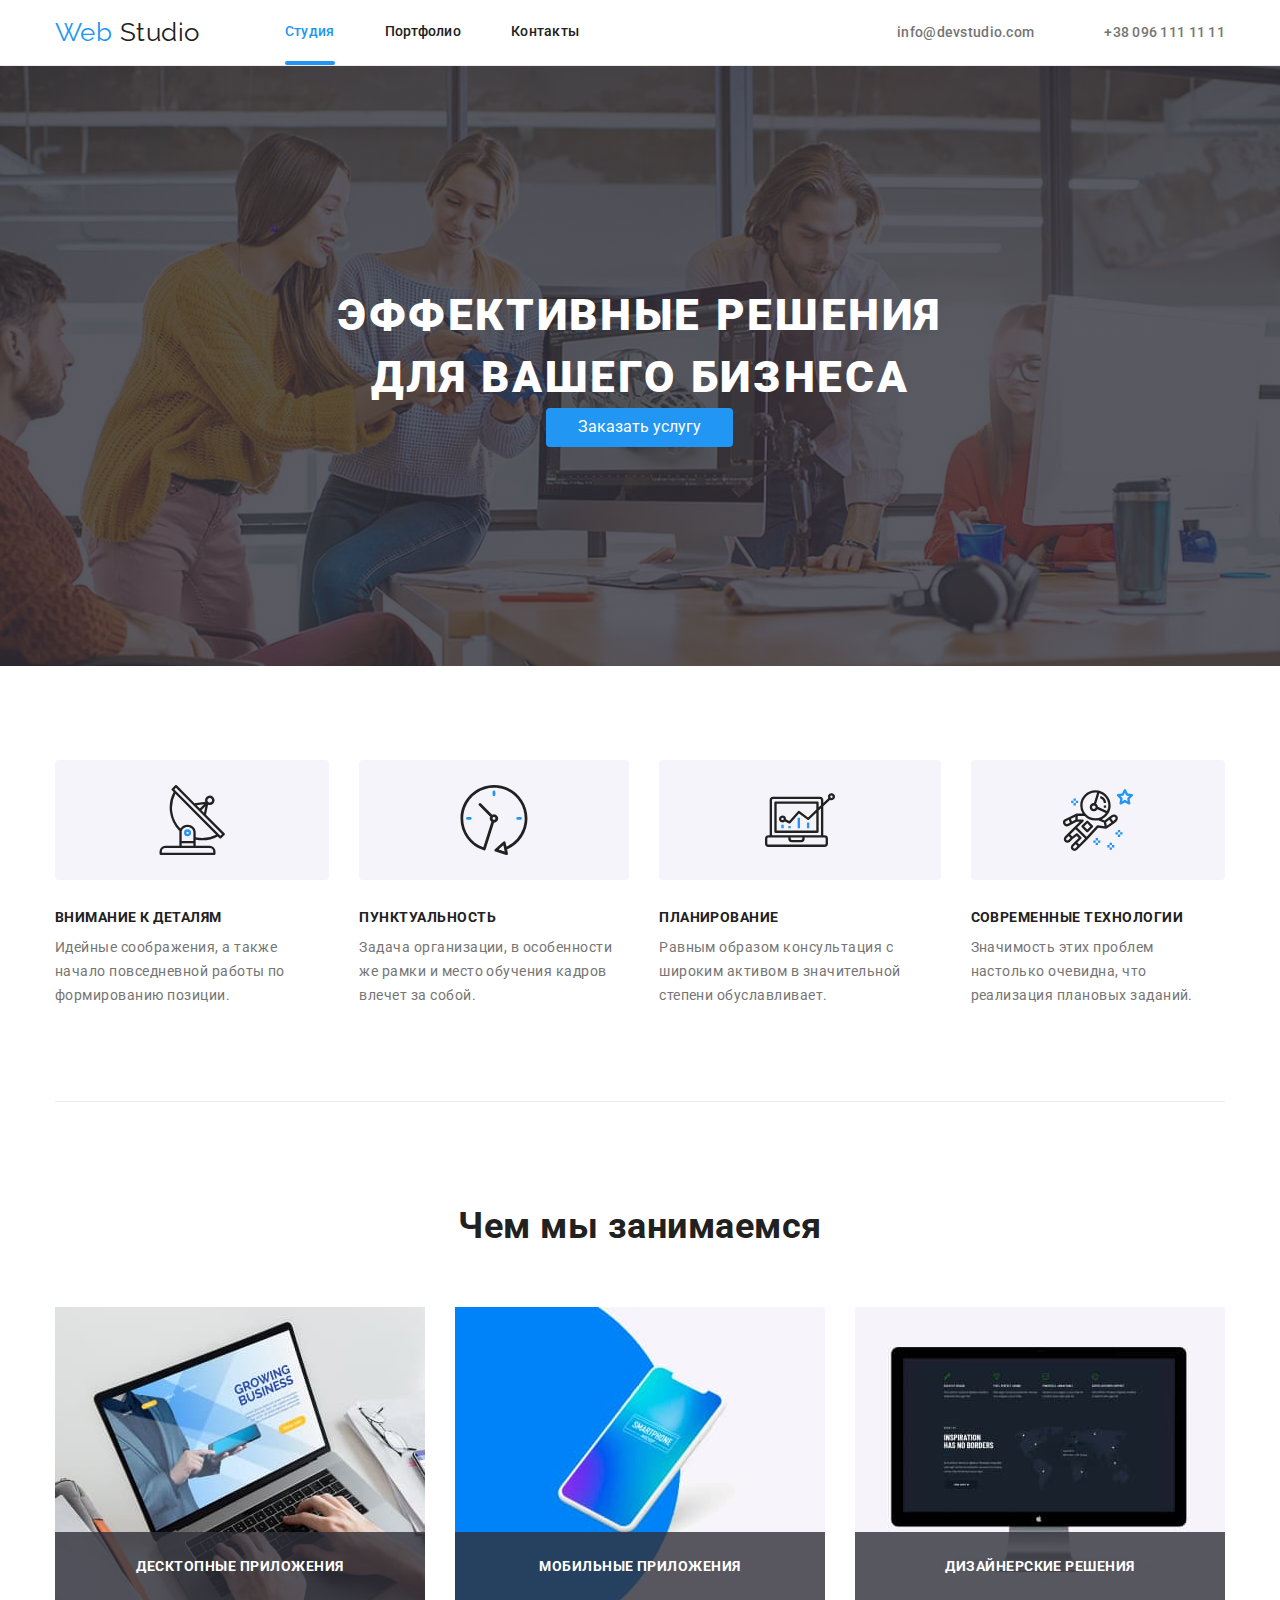
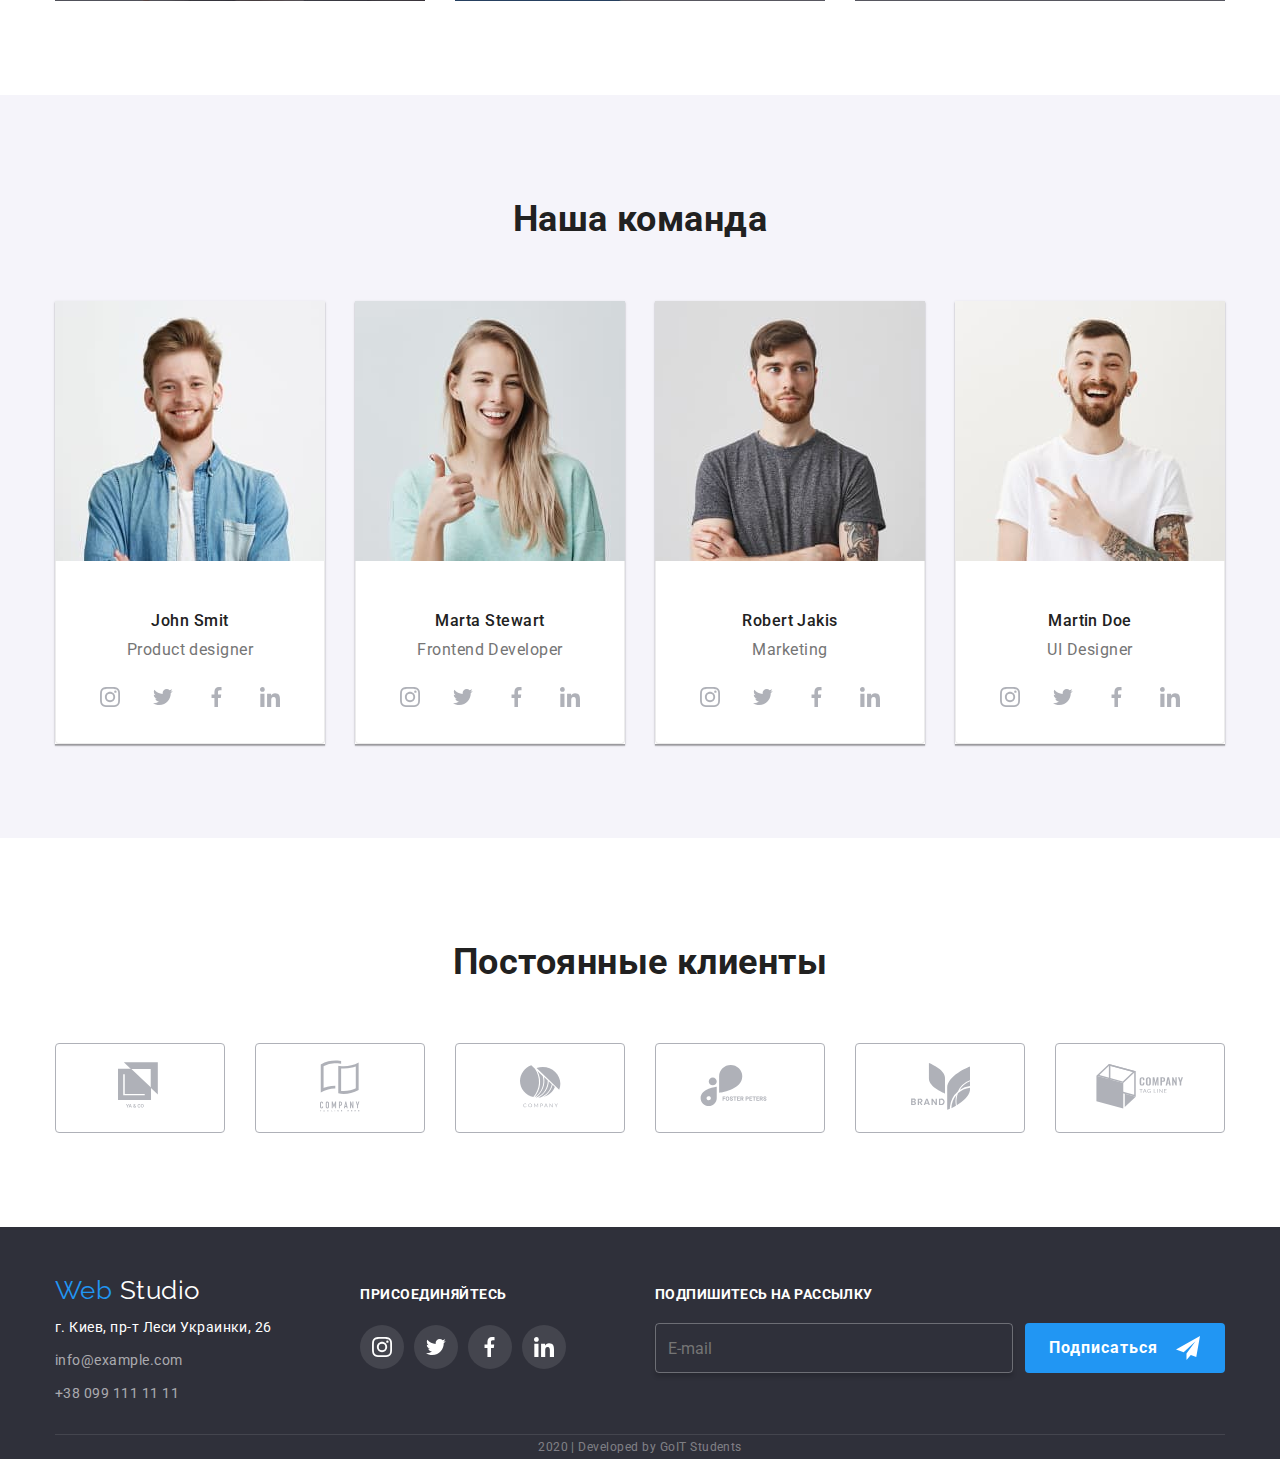
<file: index.html>
<!DOCTYPE html>
<html lang="en">
<head>
    <meta charset="UTF-8">
    <meta name="viewport" content="width=device-width, initial-scale=1.0">
    <title>Web Studio v.1</title>
    
    <link rel="stylesheet" href="https://fonts.googleapis.com/css2?family=Raleway:wght@700&family=Roboto:wght@400;500;700;900&display=swap">
    <link rel="stylesheet" href="https://cdnjs.cloudflare.com/ajax/libs/modern-normalize/0.6.0/modern-normalize.min.css">
    <link rel="stylesheet" href="./css/styles.css">
</head>
<body>

    <!-- HEADER HEADER HEADER HEADER HEADER HEADER HEADER HEADER  -->
    <header class="page-header"> 

        <div class="container">
            <nav class="nav-container">            
                <a href="./index.html" class="logo">Web <span class="header-logo"> Studio</span></a>
                <ul class="site-nav">
                    <li><a href="./index.html" class="current">Студия</a></li>
                    <li><a href="./portfolio.html" class="site-nav-link">Портфолио</a></li>
                    <li><a href="" class="site-nav-link">Контакты</a></li>
                </ul>
            </nav>
            <ul class="contacts">
                <li>
                    <a href="mailto:info@devstudio.com" class="contacts-link">
                        <svg class="contacts-icon" width="16" height="11">
                            <use href="./images/symbol-defs.svg#icon-mail"></use>
                        </svg>
                        
                        <!-- <img src="./images/mail-icon.svg" alt="Mail icon" width="16" height="11"> -->
                        info@devstudio.com
                    </a>
                </li>
                <li>
                    <a href="tel:+380961111111" class="contacts-link">
                        <svg class="contacts-icon" width="10" height="15">
                            <use href="./images/symbol-defs.svg#icon-tel"></use>
                        </svg>
                    <!-- <img src="./images/tel-icon.svg" alt="Telephone icon" width="10" height="15"> -->
                    +38 096 111 11 11
                    </a>
                </li>
            </ul>
        </div>
        
    </header>

    

    <main>

    <!-- Форма заказа услуги -->
    <div class="backdrop is-hidden">
        <form class="order-form" autocomplete="off">
            <h1>Оставьте свои данные, мы вам перезвоним</h1>

            <div class="form-field">
                <input class="form-input" type="text" name="name" id="name" placeholder=" ">
                <label class="input-label" for="name">Имя</label>
                <svg class="input-icon">
                    <use href="./images/symbol-defs.svg#icon-name"></use>
                </svg>
            </div>
            <div class="form-field">
                <input class="form-input" type="tel" name="tel" id="tel" placeholder=" ">
                <label class="input-label" for="tel">Телефон</label>
                <svg class="input-icon">
                    <use href="./images/symbol-defs.svg#icon-form-phone"></use>
                </svg>
            </div>
            <div class="form-field">
                <input class="form-input" type="email" name="mail" id="mail" placeholder=" ">
                <label class="input-label" for="mail">Почта</label>
                <svg class="input-icon">
                    <use href="./images/symbol-defs.svg#icon-form-mail"></use>
                </svg>
            </div>
            <div class="form-field">
                <textarea class="form-input form-comment" name="comment" id="comment" rows="8"
                placeholder=" "></textarea>
                
                <label class="comment-label" for="comment">Комментарий</label>
            </div>            

            <label class="check-label">
                <input class="checkbox" type="checkbox" name="check">
                <svg class="check-icon">
                    <use href="./images/symbol-defs.svg#icon-full-check"></use>
                </svg>
                Соглашаюсь с рассылкой и принимаю
                <a class="order-link" href="">Условия договора</a>
            </label>

            <button class="form-button" type="submit">Отправить</button>
            <button type="button" class="close">
            </button>
        </form>
    </div>
        
<!--  HERO HERO HERO HERO HERO HERO HERO HERO HERO HERO HERO  -->
            <section class="section-hero overlay">   
                <div class="centered">
                    <h1 class="hero-text">эффективные решения <br> для вашего бизнеса</h1>
                    <button type="button" class="hero-button">Заказать услугу</button>
                </div>    
                
                               
            </section>
        
<!--Преимущества Преимущества Преимущества Преимущества Преимущества Преимущества Преимущества Преимущества  -->
            <section class="advantages-section"> 
        
                <div class="bordered">
                    <h2 class="hidden_header">Преимущества</h2>

                    <ul class="advantages">
                        <li class="advantages-item">
                            <div class="advantages-icon">
                                <svg width="70" height="70">
                                    <use href="./images/symbol-defs.svg#icon-plate"></use>
                                </svg>
                            </div>
                            
                            <h3>Внимание к деталям</h3>          
                            <p>Идейные соображения, а также начало повседневной 
                            работы по формированию позиции.</p>
                        </li>
                        <li class="advantages-item">
                            <div class="advantages-icon">
                                <svg width="70" height="70">
                                    <use href="./images/symbol-defs.svg#icon-clock"></use>
                                </svg>
                            </div>
                            <h3>Пунктуальность</h3>
                            <p>Задача организации, в особенности же рамки и
                            место обучения кадров влечет за собой.</p>
                        </li>
                        <li class="advantages-item">
                            <div class="advantages-icon">
                                <svg width="70" height="70">
                                    <use href="./images/symbol-defs.svg#icon-diagram"></use>
                                </svg>
                            </div>
                            <h3>Планирование</h3>
                            <p>Равным образом консультация с широким активом 
                            в значительной степени обуславливает.</p>
                        </li>
                        <li class="advantages-item">
                            <div class="advantages-icon">
                                <svg width="70" height="70">
                                    <use href="./images/symbol-defs.svg#icon-astronaut"></use>
                                </svg>
                            </div>
                            <h3>Современные технологии</h3>
                            <p>Значимость этих проблем настолько очевидна, 
                            что реализация плановых заданий.</p>
                        </li>
                        
                    </ul>
                </div>
            
            
        
        
            </section>
  
        <!--Чем мы занимаемся Чем мы занимаемся Чем мы занимаемся Чем мы занимаемся -->
        <section class="section"> 
            <div class="container">
                <h2 class="title">Чем мы занимаемся</h2>
            <ul class="activities">
                <li class="activities-item">
                    
                    <a href="">
                        <img src="./images/desktop.jpg" alt="Desktop" width="370" height="294">
                    </a>
                    <h3>Десктопные приложения</h3>
                </li>
                <li class="activities-item">
                    
                    <a href="">
                        <img src="./images/mobile.jpg" alt="Phone" width="370" height="294">
                    </a>
                    <h3>Мобильные приложения</h3>
                </li>
                <li class="activities-item">
                    
                    <a href="">
                        <img src="./images/design.jpg" alt="Design" width="370" height="294">
                    </a>
                    <h3>Дизайнерские решения</h3>
                </li>
            </ul>
            </div>
            
    </section>

    <!--Наша команда Наша команда Наша команда Наша команда Наша команда -->
    
        <section class="section our-team"> 
            <div class="container">
                <h2 class="title">Наша команда</h2>
                <ul class="team-card-list">
                <li class="team-card">
                    <img src="./images/john.jpg" alt="John Smit photo" width="270" height="260">
                    <div class="prof-container">
                        
                        <h3 class="name">John Smit</h3>
                        <p class="profession">Product designer</p>
                        <ul class="social-links">
                            <li>
                                <a href="" class="social-link" aria-label="Instagram link">
                                    <svg class="social-icon" width="20" height="20">
                                        <use href="./images/symbol-defs.svg#icon-instagram"></use>
                                    </svg>
                                    
                                </a>
                            </li>
                            <li><a href="" class="social-link" aria-label="Twitter link">
                                <svg class="social-icon" width="20" height="20">
                                    <use href="./images/symbol-defs.svg#icon-twitter"></use>
                                </svg>
                                
                            </a></li>
                            <li>
                                <a href="" class="social-link" aria-label="Facebook link">
                                <svg class="social-icon" width="20" height="20">
                                    <use href="./images/symbol-defs.svg#icon-facebook"></use>
                                </svg>
                                
                                </a>
                            </li>
                            <li>
                                <a href="" class="social-link" aria-label="LinkedIn link">
                                <svg class="social-icon" width="20" height="20">
                                    <use href="./images/symbol-defs.svg#icon-linkedin"></use>
                                </svg>
                                
                                </a>
                            </li>
                        </ul>
                    </div>
                    
                </li>
                <li class="team-card">
                    <img src="./images/marta.jpg" alt="Marta Stewart photo" width="270" height="260">
                    <div class="prof-container">
                        
                    <h3 class="name">Marta Stewart</h3>
                    <p class="profession">Frontend Developer</p>
                    <ul class="social-links">
                        <li>
                            <a href="" class="social-link" aria-label="Instagram link">
                                <svg class="social-icon" width="20" height="20">
                                    <use href="./images/symbol-defs.svg#icon-instagram"></use>
                                </svg>
                                
                            </a>
                        </li>
                        <li><a href="" class="social-link" aria-label="Twitter link">
                            <svg class="social-icon" width="20" height="20">
                                <use href="./images/symbol-defs.svg#icon-twitter"></use>
                            </svg>
                            
                        </a></li>
                        <li>
                            <a href="" class="social-link" aria-label="Facebook link">
                            <svg class="social-icon" width="20" height="20">
                                <use href="./images/symbol-defs.svg#icon-facebook"></use>
                            </svg>
                            
                            </a>
                        </li>
                        <li>
                            <a href="" class="social-link" aria-label="LinkedIn link">
                            <svg class="social-icon" width="20" height="20">
                                <use href="./images/symbol-defs.svg#icon-linkedin"></use>
                            </svg>
                            
                            </a>
                        </li>
                    </ul>
                    </div>
                    
                </li>
                <li class="team-card">
                    <img src="./images/robert.jpg" alt="Robert Jakis photo" width="270" height="260">
                    <div class="prof-container">
                        
                        <h3 class="name">Robert Jakis</h3>
                        <p class="profession">Marketing</p>
                        <ul class="social-links">
                            <li>
                                <a href="" class="social-link" aria-label="Instagram link">
                                    <svg class="social-icon" width="20" height="20">
                                        <use href="./images/symbol-defs.svg#icon-instagram"></use>
                                    </svg>
                                    
                                </a>
                            </li>
                            <li><a href="" class="social-link" aria-label="Twitter link">
                                <svg class="social-icon" width="20" height="20">
                                    <use href="./images/symbol-defs.svg#icon-twitter"></use>
                                </svg>
                                
                            </a></li>
                            <li>
                                <a href="" class="social-link" aria-label="Facebook link">
                                <svg class="social-icon" width="20" height="20">
                                    <use href="./images/symbol-defs.svg#icon-facebook"></use>
                                </svg>
                                
                                </a>
                            </li>
                            <li>
                                <a href="" class="social-link" aria-label="LinkedIn link">
                                <svg class="social-icon" width="20" height="20">
                                    <use href="./images/symbol-defs.svg#icon-linkedin"></use>
                                </svg>
                                
                                </a>
                            </li>
                        </ul>
                    </div>
                    
                </li>
                <li class="team-card">
                    <img src="./images/martin.jpg" alt="Martin Doe photo" width="270" height="260">
                    <div class="prof-container">
                        
                        <h3 class="name">Martin Doe</h3>
                        <p class="profession">UI Designer</p>
                        <ul class="social-links">
                            <li>
                                <a href="" class="social-link" aria-label="Instagram link">
                                    <svg class="social-icon" width="20" height="20">
                                        <use href="./images/symbol-defs.svg#icon-instagram"></use>
                                    </svg>
                                    
                                </a>
                            </li>
                            <li><a href="" class="social-link" aria-label="Twitter link">
                                <svg class="social-icon" width="20" height="20">
                                    <use href="./images/symbol-defs.svg#icon-twitter"></use>
                                </svg>
                                
                            </a></li>
                            <li>
                                <a href="" class="social-link" aria-label="Facebook link">
                                <svg class="social-icon" width="20" height="20">
                                    <use href="./images/symbol-defs.svg#icon-facebook"></use>
                                </svg>
                                
                                </a>
                            </li>
                            <li>
                                <a href="" class="social-link" aria-label="LinkedIn link">
                                <svg class="social-icon" width="20" height="20">
                                    <use href="./images/symbol-defs.svg#icon-linkedin"></use>
                                </svg>
                                
                                </a>
                            </li>
                        </ul>
                    </div>
                    
                </li>
                </ul>
            </div>
        </section>
        
    <!--Постоянные клиенты Постоянные клиенты Постоянные клиенты Постоянные клиенты -->
    <section class="section">
        <div class="container">
            <h2 class="title">Постоянные клиенты</h2>
            <ul class="clients">
                <li class="clients-item">
                    <a href="" class="clients-link" aria-label="Company link">
                    <svg class="clients-icon" width="44" height="49">
                        <use href="./images/symbol-defs.svg#icon-logo1"></use>
                    </svg>
                    </a>
                </li>
                <li class="clients-item">
                    <a href="" class="clients-link" aria-label="Company link">
                    <svg class="clients-icon" width="40" height="52">
                        <use href="./images/symbol-defs.svg#icon-logo2"></use>
                    </svg>
                    </a>
                </li>
                <li class="clients-item">
                    <a href="" class="clients-link" aria-label="Company link">
                    <svg class="clients-icon" width="41" height="43">
                        <use href="./images/symbol-defs.svg#icon-logo3"></use>
                    </svg>
                    </a>
                </li>
                <li class="clients-item">
                    <a href="" class="clients-link" aria-label="Company link">
                    <svg class="clients-icon" width="80" height="42">
                        <use href="./images/symbol-defs.svg#icon-logo4"></use>
                    </svg>
                    </a>
                </li>
                <li class="clients-item">
                    <a href="" class="clients-link" aria-label="Company link">
                    <svg class="clients-icon" width="59" height="47">
                        <use href="./images/symbol-defs.svg#icon-logo5"></use>
                    </svg>
                    </a>
                </li>
                <li class="clients-item">
                    <a href="" class="clients-link" aria-label="Company link">
                    <svg class="clients-icon" width="88" height="45">
                        <use href="./images/symbol-defs.svg#icon-logo6"></use>
                    </svg>
                    </a>
                </li>
            </ul>
        </div> 
        
    </section>
    </main>

    <footer class="page-footer">
        <div class="container">
            <div>
                <a href="./index.html" class="logo">Web <span class="footer-logo"> Studio</span></a>
                <address class="address">
                г. Киев, пр-т Леси Украинки, 26
                <a href="mailto:info@example.com">info@example.com</a>
                <a href="tel:+380991111111">+38 099 111 11 11</a>
                </address>
            </div>
            
            <div class="join_us">
                <b>Присоединяйтесь</b>
                <ul class="social-links">
                    <li>
                        <a href="" class="social-link" aria-label="Instagram link">
                            <svg class="social-icon" width="20" height="20">
                                <use href="./images/symbol-defs.svg#icon-instagram"></use>
                            </svg>
                            
                        </a>
                    </li>
                    <li><a href="" class="social-link" aria-label="Twitter link">
                        <svg class="social-icon" width="20" height="20">
                            <use href="./images/symbol-defs.svg#icon-twitter"></use>
                        </svg>
                        
                    </a></li>
                    <li>
                        <a href="" class="social-link" aria-label="Facebook link">
                        <svg class="social-icon" width="20" height="20">
                            <use href="./images/symbol-defs.svg#icon-facebook"></use>
                        </svg>
                        
                        </a>
                    </li>
                    <li>
                        <a href="" class="social-link" aria-label="LinkedIn link">
                        <svg class="social-icon" width="20" height="20">
                            <use href="./images/symbol-defs.svg#icon-linkedin"></use>
                        </svg>
                        
                        </a>
                    </li>
                </ul>
            </div>

            <!--Заготовка для формы подписки Заготовка для формы подписки Заготовка для формы подписки -->

                <form class="subscribe" autocomplete="off">
                    <label>
                        
                        <span class="subscribe-label">Подпишитесь на рассылку</span>
                        
                        <div class="subscribe-position">
                            <input type="email" name="mail" class="subscribe-input"
                            placeholder="E-mail">

                            <button class="subscribe-button" type="submit">Подписаться
                                <svg class="subscribe-icon" width="24" height="24">
                                    <use href="./images/symbol-defs.svg#icon-send"></use>
                                </svg>
                            </button>
                        </div>
                        
                    </label>
                    
                    
                </form>
                
            
        </div>
        
        

        <p class="copyright">2020 | Developed by GoIT Students </p>
    </footer>

    
</body>
</html>
</file>
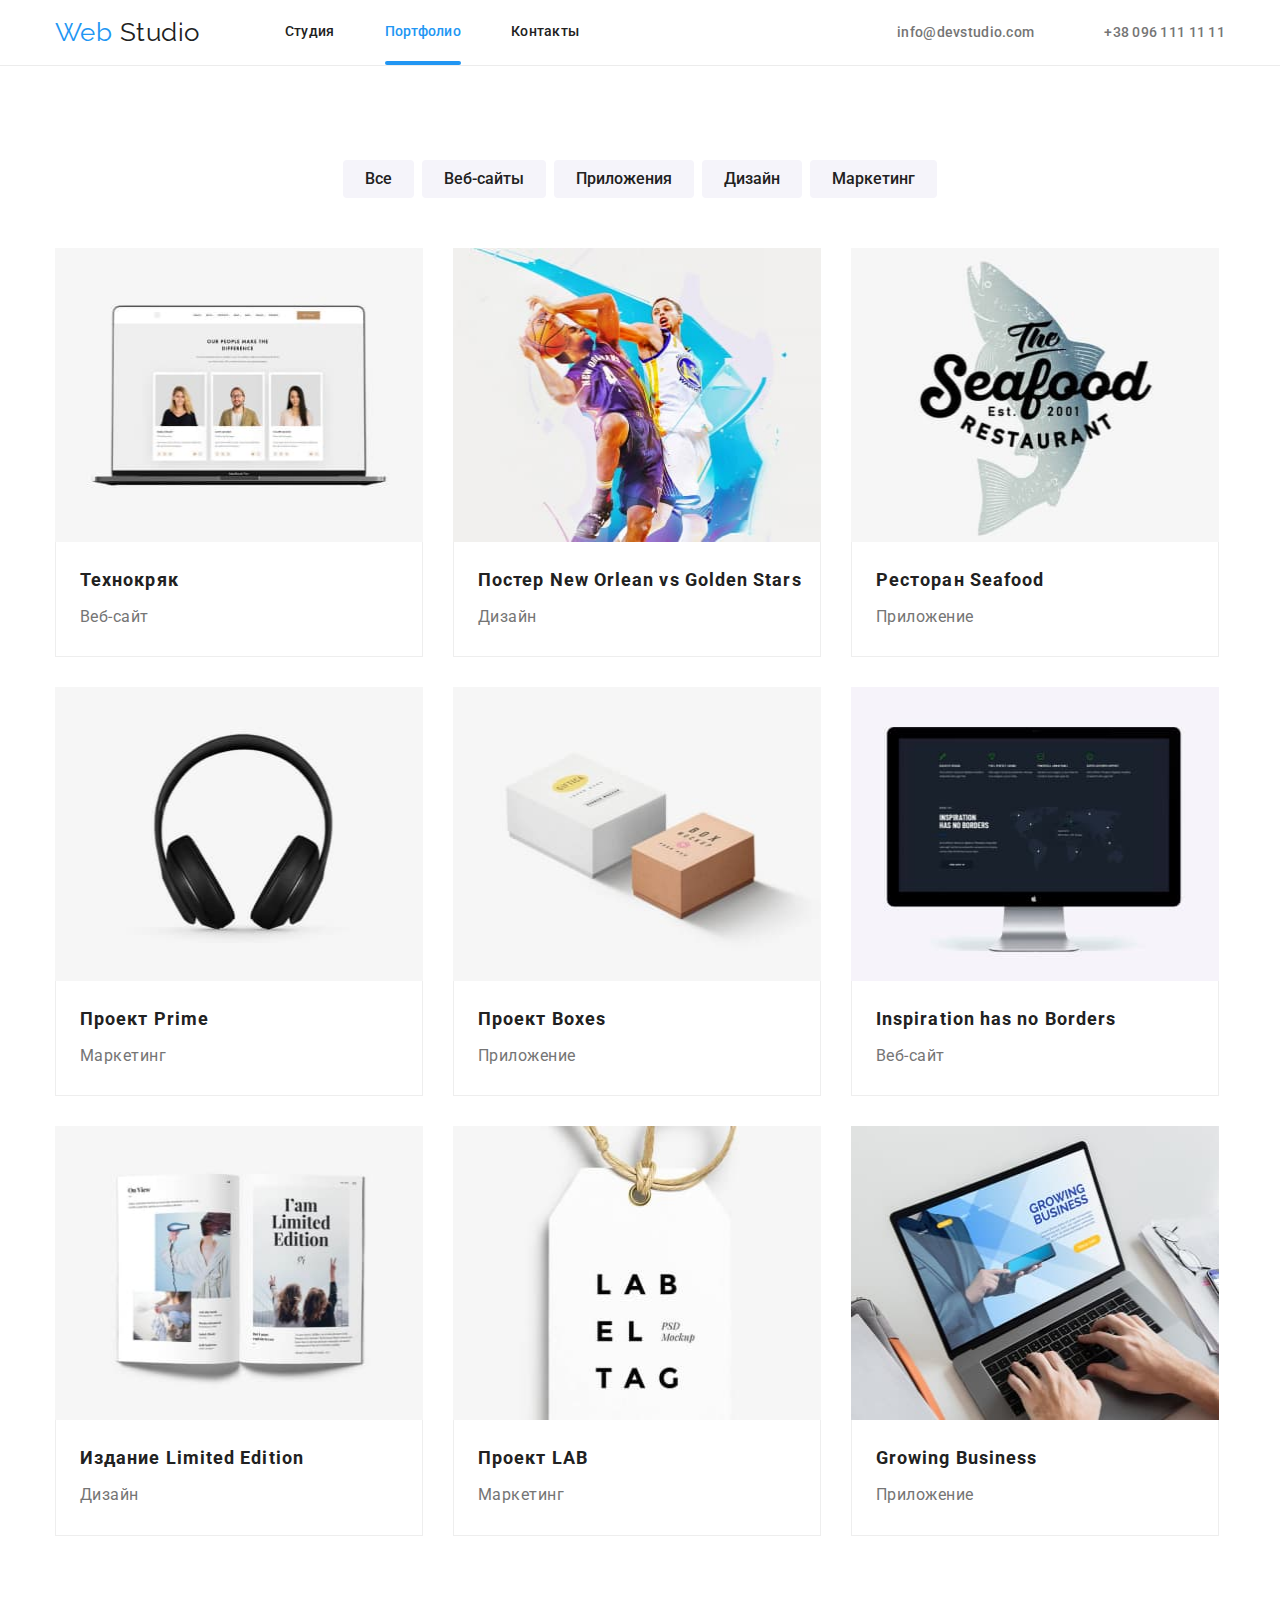
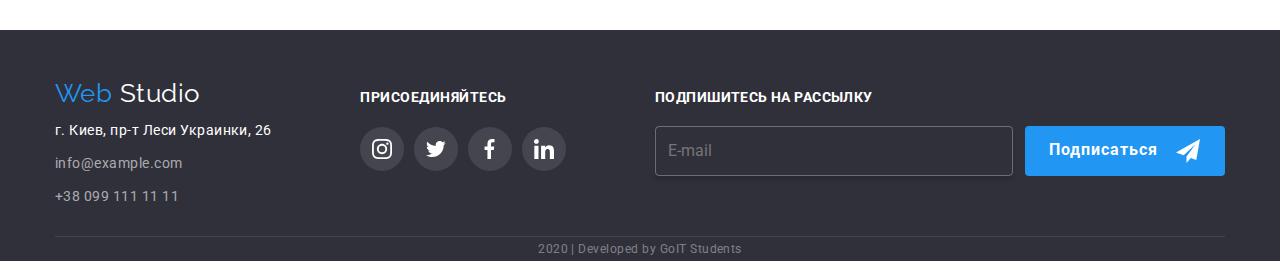
<file: portfolio.html>
<!DOCTYPE html>
<html lang="en">
  <head>
    <meta charset="UTF-8" />
    <meta name="viewport" content="width=device-width, initial-scale=1.0" />
    <title>Portfolio</title>
    <link rel="stylesheet" href="https://fonts.googleapis.com/css2?family=Raleway:wght@700&family=Roboto:wght@400;500;700;900&display=swap">
    <link rel="stylesheet" href="https://cdnjs.cloudflare.com/ajax/libs/modern-normalize/0.6.0/modern-normalize.min.css">
    <link rel="stylesheet" href="./css/styles.css">
  </head>
  <body>
    
    <header class="page-header"> 

      <div class="container">
          <nav class="nav-container">            
              <a href="./index.html" class="logo">Web <span class="header-logo"> Studio</span></a>
              <ul class="site-nav">
                  <li><a href="./index.html" class="site-nav-link">Студия</a></li>
                  <li><a href="./portfolio.html" class="current">Портфолио</a></li>
                  <li><a href="" class="site-nav-link">Контакты</a></li>
              </ul>
          </nav>
          <ul class="contacts">
              <li>
                  <a href="mailto:info@devstudio.com" class="contacts-link">
                      <svg class="contacts-icon" width="16" height="11">
                          <use href="./images/symbol-defs.svg#icon-mail"></use>
                      </svg>
                      
                      <!-- <img src="./images/mail-icon.svg" alt="Mail icon" width="16" height="11"> -->
                      info@devstudio.com
                  </a>
              </li>
              <li>
                  <a href="tel:+380961111111" class="contacts-link">
                      <svg class="contacts-icon" width="10" height="15">
                          <use href="./images/symbol-defs.svg#icon-tel"></use>
                      </svg>
                  <!-- <img src="./images/tel-icon.svg" alt="Telephone icon" width="10" height="15"> -->
                  +38 096 111 11 11
                  </a>
              </li>
          </ul>
      </div>
      
  </header>

    <main>
        <section class="section">
          <div class="container">
            <h1 class="hidden_header">Портфолио проектов</h1>
          <ul class="filter-box"> <!--Кнопки фильтра проектов-->
            <li><button type="button" class="filter">Все</button></li>
            <li><button type="button" class="filter">Веб-сайты</button></li>
            <li><button type="button" class="filter">Приложения</button></li>
            <li><button type="button" class="filter">Дизайн</button></li>
            <li><button type="button" class="filter">Маркетинг</button></li>
          </ul>
          <ul class="portfolio"> <!--Список проектов-->
            <li>
              <a href="" class="portfolio-link">
                <div class="card-overlay">
                  <img src="./images/technocrack.jpg" alt="Технокряк" height="294" width="368"/> 
                  <p class="detailed-description"> 
                    Технокряк это современная площадка распространения коронавируса.
                    Компании используют эту платформу для цифрового шпионажа и атак
                    на защищённые сервера конкурентов.
                    </p>
                </div>
                
                <div class="project-card">
                    <h2>Технокряк</h2>
                    <p class="description">Веб-сайт</p>
                    
                </div>
                
              </a>
            </li>
            <li>
              <a href="" class="portfolio-link">
                <div class="card-overlay">
                  <img src="./images/golden-stars.jpg" alt="New Orlean vs Golden Stars" height="294" width="368"/> 
                  <p class="detailed-description">
                    Технокряк это современная площадка распространения коронавируса.
                    Компании используют эту платформу для цифрового шпионажа и атак
                    на защищённые сервера конкурентов.
                  </p>
                </div>
                
                <div class="project-card">
                  <h2>Постер New Orlean vs Golden Stars</h2>
                  <p class="description">Дизайн</p>
                  
                </div>
                
              </a>
            </li>
            <li>
              <a href="" class="portfolio-link">
                <div class="card-overlay">
                  <img src="./images/seafood.jpg" alt="Restaurant logo" height="294" width="368"/> 
                  <p class="detailed-description">
                    Технокряк это современная площадка распространения коронавируса.
                    Компании используют эту платформу для цифрового шпионажа и атак
                    на защищённые сервера конкурентов.
                  </p>
                </div>
                
                <div class="project-card">
                  <h2>Ресторан Seafood</h2>
                  <p  class="description">Приложение</p>
                  
                </div>
                
              </a>
            </li>
            <li>
              <a href="" class="portfolio-link">
                <div class="card-overlay">
                  <img src="./images/project-prime.jpg" alt="Project Prime logo" height="294" width="368"/> 
                  <p class="detailed-description">
                    Технокряк это современная площадка распространения коронавируса.
                    Компании используют эту платформу для цифрового шпионажа и атак
                    на защищённые сервера конкурентов.
                  </p>
                </div>
                
                <div class="project-card">
                  <h2>Проект Prime</h2>
                  <p class="description">Маркетинг</p>
                  
                </div>
                
              </a>
            </li>
            <li>
              <a href="" class="portfolio-link">
                <div class="card-overlay">
                  <img src="./images/project-boxes.jpg" alt="Project Boxes logo" height="294" width="368"/> 
                  <p class="detailed-description">
                    Технокряк это современная площадка распространения коронавируса.
                    Компании используют эту платформу для цифрового шпионажа и атак
                    на защищённые сервера конкурентов.
                  </p>
                </div>
                
                <div class="project-card">
                  <h2>Проект Boxes</h2>
                  <p class="description">Приложение</p>
                  
                </div>
                
              </a>
            </li>
            <li>
              <a href="" class="portfolio-link">
                <div class="card-overlay">
                  <img src="./images/inspiration.jpg" alt="Monitor" height="294" width="368"/> 
                  <p class="detailed-description">
                    Технокряк это современная площадка распространения коронавируса.
                    Компании используют эту платформу для цифрового шпионажа и атак
                    на защищённые сервера конкурентов.
                  </p>
                </div>
                
                <div class="project-card">
                  <h2>Inspiration has no Borders</h2>
                  <p class="description">Веб-сайт</p>
                  
                </div>
                
              </a>
            </li>
            <li>
              <a href="" class="portfolio-link">
                <div class="card-overlay">
                  <img src="./images/limited-edition.jpg" alt="Journal photo" height="294" width="368"/> 
                  <p class="detailed-description">
                    Технокряк это современная площадка распространения коронавируса.
                    Компании используют эту платформу для цифрового шпионажа и атак
                    на защищённые сервера конкурентов.
                  </p>
                </div>
                
                <div class="project-card">
                  <h2>Издание Limited Edition</h2>
                  <p class="description">Дизайн</p>
                  
                </div>
                
              </a>
            </li>
            <li>
              <a href="" class="portfolio-link">
                
                <div class="card-overlay">
                  <img src="./images/project-lab.jpg" alt="Lab el tag" height="294" width="368"/>
                  <p class="detailed-description">
                    Технокряк это современная площадка распространения коронавируса.
                    Компании используют эту платформу для цифрового шпионажа и атак
                    на защищённые сервера конкурентов.
                  </p>
                </div> 
                <div class="project-card">
                  <h2>Проект LAB</h2>
                  <p class="description">Маркетинг</p>
                  
                </div>
                
              </a>
            </li>
            <li>
              <a href="" class="portfolio-link">
                <div class="card-overlay">
                  <img src="./images/growing-business.jpg" alt="Laptop" height="294" width="368"/> 
                  <p class="detailed-description">
                    Технокряк это современная площадка распространения коронавируса.
                    Компании используют эту платформу для цифрового шпионажа и атак
                    на защищённые сервера конкурентов.
                  </p>
                </div>
                
                <div class="project-card">
                  <h2>Growing Business</h2>
                  <p class="description">Приложение</p>
                  
                </div>
                
              </a>
            </li>
          </ul>
          </div>
          
        </section>
      
      
    </main>

    <footer class="page-footer">
      <div class="container">
          <div>
              <a href="./index.html" class="logo">Web <span class="footer-logo"> Studio</span></a>
              <address class="address">
              г. Киев, пр-т Леси Украинки, 26
              <a href="mailto:info@example.com">info@example.com</a>
              <a href="tel:+380991111111">+38 099 111 11 11</a>
              </address>
          </div>
          
          <div class="join_us">
              <b>Присоединяйтесь</b>
              <ul class="social-links">
                  <li>
                      <a href="" class="social-link" aria-label="Instagram link">
                          <svg class="social-icon" width="20" height="20">
                              <use href="./images/symbol-defs.svg#icon-instagram"></use>
                          </svg>
                          
                      </a>
                  </li>
                  <li><a href="" class="social-link" aria-label="Twitter link">
                      <svg class="social-icon" width="20" height="20">
                          <use href="./images/symbol-defs.svg#icon-twitter"></use>
                      </svg>
                      
                  </a></li>
                  <li>
                      <a href="" class="social-link" aria-label="Facebook link">
                      <svg class="social-icon" width="20" height="20">
                          <use href="./images/symbol-defs.svg#icon-facebook"></use>
                      </svg>
                      
                      </a>
                  </li>
                  <li>
                      <a href="" class="social-link" aria-label="LinkedIn link">
                      <svg class="social-icon" width="20" height="20">
                          <use href="./images/symbol-defs.svg#icon-linkedin"></use>
                      </svg>
                      
                      </a>
                  </li>
              </ul>
          </div>

          <!--Заготовка для формы подписки Заготовка для формы подписки Заготовка для формы подписки -->

          <form class="subscribe" autocomplete="off">
            <label>
                
                <span class="subscribe-label">Подпишитесь на рассылку</span>
                
                <div class="subscribe-position">
                    <input type="email" name="mail" class="subscribe-input"
                    placeholder="E-mail">

                    <button class="subscribe-button" type="submit">Подписаться
                        <svg class="subscribe-icon" width="24" height="24">
                            <use href="./images/symbol-defs.svg#icon-send"></use>
                        </svg>
                    </button>
                </div>
                
            </label>
            
            
        </form>  
          
      </div>
      
      

      <p class="copyright">2020 | Developed by GoIT Students </p>
  </footer>
  </body>
</html>
</file>
<file: css/styles.css>
:root {

    --main-text-color: #757575;
    --title-text-color: #212121;
    --accent-color: #2196F3;
    --white-color: #ffffff;
    --footer-background-color: #2F303A;
    --button-background-color: #F5F4FA;
}

body {
    background-color: #fff;
    color: var(--main-text-color);
    font-family: 'Roboto', sans-serif;
    letter-spacing: 0.03em;
}

a {
    text-decoration: none;
}

ul {
    list-style-type: none;
    margin: 0;
    padding: 0;
}

h1, h2, h3, p {
    margin: 0;
}

img {
    display: block;
}

.visually-hidden {
    position: absolute;
    width: 1px;
    height: 1px;
    margin: -1px;
    border: 0;
    padding: 0;
    clip: rect(0 0 0 0);
    overflow: hidden;
}

/* Containers */



.section {
    padding-top: 94px;
    padding-bottom: 94px;

}

.page-header {
    border-bottom: 1px solid #ECECEC;
    
    }

.container {
    width: 1200px;
    margin-right: auto;
    margin-left: auto;
    padding-right: 15px;
    padding-left: 15px;

    }

    .page-header .container {
        display: flex;
        align-items: center;
    }

/* LOGO */
.logo {
    font-family: 'Raleway', sans-serif;
    color: var(--accent-color);
    font-size: 26px;
    line-height: 1.2;

    }

.logo > .header-logo {
    color: var(--title-text-color);
}

.logo > .footer-logo {
    color: var(--white-color)
}

/* Navigation */
.nav-container {
    display: flex;
    align-items: center;
}

.site-nav {
    display: flex;
    margin-left: 85px;

    font-weight: 500;
    font-size: 14px;
    line-height: 1.14;
    letter-spacing: 0.02em;
    color: var(--title-text-color);
}

.site-nav li + li {
    margin-left: 50px;
}

.site-nav-link {
    color: var(--title-text-color);
    display: inline-block;
    padding-top: 24px;
    padding-bottom: 25px;

    transition: color 250ms cubic-bezier(0.4, 0, 0.2, 1);
    
}

.site-nav-link:hover, .site-nav-link:focus {
    color: var(--accent-color);
}

.site-nav .current {
    color: var(--accent-color);
    position: relative;
    padding-top: 24px;
    padding-bottom: 25px;

    display: inline-block;
}

.site-nav .current::after {
    content: '';
    display: block;
    width: 100%;
    height: 4px;
    border-radius: 2px;
    background-color: var(--accent-color);

    position: absolute;

    left: 0;
    bottom: 0;

}

/* Contacts */
.contacts {
    display: flex;
    margin-left: auto;
}
.contacts-link {
    display: flex;
    align-items: center;

    font-weight: 500;
    font-size: 14px;
    line-height: 1.14;
    letter-spacing: 0.02em;
    color: var(--main-text-color);

    transition: color 250ms cubic-bezier(0.4, 0, 0.2, 1);
}


.contacts li + li {
    margin-left: 50px;
}

.contacts-link:hover,
.contacts-link:focus {
    color: var(--accent-color);
}

.contacts-icon {
    margin-right: 10px;
    --color5: currentcolor;
}


/* Hero */

.overlay {
    max-width: 1600px;
    height: 600px;
    background-repeat: no-repeat;
    background-size: cover;
    background-position: center;
    
    background-image: linear-gradient(
        rgba(47, 48, 58, 0.8),
        rgba(47, 48, 58, 0.8)),
        url(../images/header-img.jpg);
    background-color: rgba(47, 48, 58, 0.8);
    margin-left: auto;
    margin-right: auto;
}

.section-hero {
    display: flex;
    text-align: center;
    align-items: center;
}

.centered {
    margin-left: auto;
    margin-right: auto;
}

.hero-text {
    
    font-weight: 900;
    font-size: 44px;
    line-height: 1.4;
    text-align: center;
    letter-spacing: 0.06em;
    text-transform: uppercase;
    color: var(--white-color);
}

.hero-button {
    display: inline-block;
    padding-left: 32px;
    padding-right: 32px;
    padding-top: 10px;
    padding-bottom: 10px;
    border-radius: 4px;
    text-align: center;
    border: none;

    background-color: var(--accent-color);
    color: var(--white-color);
    
}

.hidden_header {
    display: none;
}

/* Общая стилизация заголовков h2 */
 .section .title {
    font-weight: 700;
    font-size: 36px;
    line-height: 1.7;
    text-align: center;
    color: var(--title-text-color);

 }

/* Идейные принципы */

.advantages-section {
    padding-top: 94px;
    padding-bottom: 0;
}

.bordered {
    border-bottom: 1px solid #ECECEC;
    padding-bottom: 94px;
    width: 1170px;
    margin-left: auto;
    margin-right: auto;
}

.advantages h3 {
    color: var(--title-text-color);
    font-size: 14px;
    line-height: 1.14;
    text-transform: uppercase;

    margin-top: 30px;
}

.advantages p {
    font-size: 14px;
    line-height: 1.7;

    margin-top: 10px;
}

.advantages {
    display: flex;
}

.advantages li + li {
    margin-left: 30px;
}

.advantages-icon {
    display: flex;
    height: 120px;
    background-color: #F5F4FA;
    border-radius: 4px;
    
    justify-content: center;
    align-items: center;
}

/* Чем мы занимаемся */
.activities {
    display: flex;
    margin-top: 50px;
    margin-right: auto;
    margin-left: auto;
}

.activities-item + .activities-item {
    margin-left: 30px;
}

.activities-item {
    position: relative;
}


.activities h3 {
    font-size: 14px;
    line-height: 1.14;
    text-align: center;
    text-transform: uppercase;
    background-color: rgba(47, 48, 58, 0.8);
    color: var(--white-color);
    padding-top: 27px;
    padding-bottom: 27px;

    position: absolute;
    left: 0;
    bottom: 0;
    width: 100%;
}

/* Наша команда */

.our-team {
    background-color: #F5F4FA;
    text-align: center;
}

.team-card-list {
    margin-top: 50px;
    display: flex;
    
}

.team-card + .team-card {
    margin-left: 30px;
}

.team-card {
    background-color: var(--white-color);
    box-shadow: 0px 2px 1px rgba(0, 0, 0, 0.2), 
    0px 1px 1px rgba(0, 0, 0, 0.14), 
    0px 1px 3px rgba(0, 0, 0, 0.12);
}

.name {
    font-weight: 500;
    font-size: 16px;
    line-height: 1.2;
    
    color: var(--title-text-color);

    
}

.prof-container {
    border-bottom: 1px solid #ECECEC;
    border-right: 1px solid #ECECEC;
    border-left: 1px solid #ECECEC;
    border-bottom-left-radius: 4px;
    border-bottom-right-radius: 4px;
    text-align: center;

    padding-top: 50px;
    padding-bottom: 24px;
    padding-left: 32px;
    padding-right: 32px;
}

.profession {
    font-size: 16px;
    line-height: 1.2;
    
    margin-top: 10px;
}

.team-card .social-links {
    margin-top: 16px;
}

/* Social links */

.social-links {
    display: flex;
    justify-content: space-between;
    }

.social-links li {
    
    justify-content: center;
    align-items: center;
}

.social-link {
    display: flex;
    color: #AFB1B8;
    width: 44px;
    height: 44px;
    border-radius: 50%;
    justify-content: center;
    align-items: center;

    transition: color 250ms cubic-bezier(0.4, 0, 0.2, 1),
    background-color 250ms cubic-bezier(0.4, 0, 0.2, 1);
}

.join_us .social-link {
    color: var(--white-color);
    background-color: rgba(255, 255, 255, 0.1);
}

.join_us .social-links {
    width: 206px;
}

.social-link:hover,
.social-link:focus {
    color: var(--white-color);
    background-color: var(--accent-color);
}

.social-icon {
       
    --color4: currentcolor;
    --color3: currentcolor;

}


/* Страница Портфолио */
/* Описание радиокнопок */
.filter-box {
    display: flex;
    justify-content: center;
    
}

.filter-box li + li {
    margin-left: 8px;
}

.filter {
    font-weight: 500;
    font-size: 16px;
    line-height: 1.6;
    text-align: center;
    color: var(--title-text-color);
    background-color: #F5F4FA;

    padding-left: 22px;
    padding-right: 22px;
    padding-top: 6px;
    padding-bottom: 6px;
    border: none;
    border-radius: 4px;

    transition: color 250ms cubic-bezier(0.4, 0, 0.2, 1),
    background-color 250ms cubic-bezier(0.4, 0, 0.2, 1);

    cursor: pointer;
}

.filter:hover,
.filter:focus {
    color: var(--white-color);
    background-color: var(--accent-color);
}

.portfolio {
    display: flex;
    flex-wrap: wrap;
    margin-top: 50px;
    
}

.portfolio-link {
    transition: box-shadow 250ms cubic-bezier(0.4, 0, 0.2, 1);
}

.portfolio-link:hover,
.portfolio-link:focus {
    box-shadow: 0px 2px 1px rgba(0, 0, 0, 0.2), 
    0px 1px 1px rgba(0, 0, 0, 0.14), 
    0px 1px 3px rgba(0, 0, 0, 0.12);
}

.portfolio-link:hover .detailed-description,
.portfolio-link:focus .detailed-description {
    transform: translate(0, -100%);
}

.portfolio h2 {

    font-weight: 700;
    font-size: 18px;
    line-height: 36px;
    letter-spacing: 0.06em;
    color: var(--title-text-color);

    }

.portfolio li:not(:nth-child(3n+1)) {
    margin-left: 30px;
}

.portfolio li:nth-child(n+4){
    margin-top: 30px;
}

.project-card {
    border-bottom: 1px solid #EEEEEE;
    border-right: 1px solid #EEEEEE;
    border-left: 1px solid #EEEEEE;

    padding-top: 20px;
    padding-left: 24px;
    padding-bottom: 24px;
}

.card-overlay {
    position: relative;
    overflow: hidden;

}

.description {
    font-size: 16px;
    line-height: 1.9;
    color: var(--main-text-color);

    margin-top: 4px;
    
    }

.detailed-description {
    font-size: 18px;
    line-height: 1.6;
    letter-spacing: 0.03em;

    color: var(--white-color);
    background-color: rgba(33, 150, 243, 0.9);

    position: absolute;
    bottom: -100%;
    left: 0;
    width: 100%;
    height: 100%;
    
    padding-top: 63px;
    padding-bottom: 63px;
    padding-left: 24px;
    padding-right: 24px;

    transition: transform 250ms cubic-bezier(0.4, 0, 0.2, 1);
}

/* Постоянные клиенты */

.clients {
    display: flex;
    margin-top: 50px;
    
}

.clients-item {
    display: flex;
    justify-content: center;
    align-items: center;
    
    width: 170px;
    height: 90px;
    border-radius: 4px;
    border: 1px solid #AFB1B8;

    color: #AFB1B8;

    transition: color 250ms cubic-bezier(0.4, 0, 0.2, 1),
    border-color 250ms cubic-bezier(0.4, 0, 0.2, 1);
    
}
.clients-item + .clients-item {
   
    margin-left: 30px;
    
}

.clients-item:hover,
.clients-item:focus {
    color: var(--accent-color);
    border: 1px solid var(--accent-color);
    cursor: pointer;
}

.clients-link {
    color: inherit;
}

.clients-icon {
    --color4: currentColor;
}

/* Футер */
.page-footer {
    padding-top: 48px;
    
    background-color: #2F303A;
}

.address {
    color: var(--white-color);
    font-size: 14px;
    line-height: 1.7;
    font-style: normal;
    margin-top: 10px;
}

.address a {
    color: rgba(255, 255, 255, 0.6);
    display: block;
    margin-top: 9px;

    transition: color 250ms cubic-bezier(0.4, 0, 0.2, 1);
}

.address a:hover,
.address a:focus {
    color: var(--accent-color);
}


.page-footer .container {
    width: 1170px;
    padding-right: 0;
    padding-left: 0;
    padding-bottom: 28px;
        
    display: flex;
    align-items: baseline;
    justify-content: space-between;
    border-bottom: 1px solid rgba(255, 255, 255, 0.1);
}

.join_us .social-links {
    margin-top: 21px;
}

.join_us b {
    font-weight: 700;
    font-size: 14px;
    line-height: 1.14;
    text-transform: uppercase;
    color: var(--white-color);
}

.copyright {
    font-size: 12px;
    line-height: 2;
    text-align: center;
    color: rgba(255, 255, 255, 0.4);

}

/* ФОРМА ПОДПИСКИ НА РАССЫЛКУ В ФУТЕРЕ */

.subscribe-label {
    display: block;
    
    font-weight: 700;
    font-size: 14px;
    line-height: 1.14;
    text-transform: uppercase;
    color: var(--white-color);
    letter-spacing: 0.03em;

    margin-bottom: 20px;
}

.subscribe-position {
    display: flex;
}

.subscribe-input {
    display: inline-block;
    width: 358px;
    height: 50px;
    background-color: transparent;
    border: 1px solid rgba(255, 255, 255, 0.3);
    box-shadow: 0px 4px 4px rgba(0, 0, 0, 0.15);
    border-radius: 4px;

    padding-right: 12px;
    padding-left: 12px;
    margin-right: 12px;

    color: var(--white-color);
    
}

.subscribe-input::-webkit-input-placeholder,
.subscribe-input::-moz-placeholder {
    color: rgba(255, 255, 255, 0.6);
}

.subscribe-button {
    display: flex;
    align-items: center;
    justify-content: space-evenly;
    width: 200px;
    height: 50px;

    font-weight: 700;
    font-size: 16px;
    line-height: 1.9;
    letter-spacing: 0.06em;
    color: var(--white-color);
    background-color: var(--accent-color);

    border: none;
    border-radius: 4px;
}

/* Форма заказа услуг */

.order-form {
    position: absolute;
    left: 50%;
    top: 50%;
    transform: translate(-50%, -50%);

    padding: 40px;
    width: 528px;
    min-height: 581px;
    background-color: #fff;

    text-align: center;

    transition: opacity 250ms cubic-bezier(0.4, 0, 0.2, 1),
    scale 250ms cubic-bezier(0.4, 0, 0.2, 1);
}

.order-form h1 {
    font-weight: 700;
    font-size: 20px;
    line-height: 1.15;
    text-align: center;
    letter-spacing: 0.03em;

    color: var(--title-text-color);

    margin-bottom: 30px;
}

.backdrop {
    position: fixed;
    top: 0;
    left: 0;
    width: 100%;
    height: 100%;
    background: rgba(0, 0, 0, 0.2);
    z-index: 1;
}

.form-input {
    display: block;

    padding-left: 42px;
    height: 40px;
    width: 448px;
    outline: none;
    border: 1px solid rgba(33, 33, 33, 0.2);
    border-radius: 4px;

}

.form-input:focus {
    border-color: var(--accent-color);
    color: var(--title-text-color);
}

.form-input:focus + .input-label {
    transform: translate(-26px, -40px);
    color: var(--accent-color);
}

.form-input:focus + .comment-label {
    transform: translatey(-32px);
    color: var(--accent-color);
}

.form-input:not(:placeholder-shown) + .input-label {
    transform: translate(-26px, -40px);

}

.form-input:not(:placeholder-shown) + .comment-label {
    transform: translatey(-32px);
    
}

.form-comment {
    height: 120px;
    padding-left: 16px;
    padding-right: 16px;
    padding-top: 12px;
    padding-bottom: 12px;
}

.comment-label {
    position: absolute;
    top: 12px;
    left: 16px;
    font-size: 14px;
    line-height: 1.14;
    letter-spacing: 0.01em;
    color: var(--main-text-color);
}

.form-field {
    position: relative;
    margin-bottom: 28px;
    
}

.input-label {
    position: absolute;
    top: 50%;
    left: 42px;
    transform: translatey(-50%);

    font-size: 14px;
    line-height: 1.14;
    letter-spacing: 0.01em;
    color: var(--main-text-color);
}



.check-label {
    text-align: center;
    display: block;

    font-size: 14px;
    line-height: 1.7;
    letter-spacing: 0.03em;

    margin-bottom: 30px;

}

.form-button {
    display: inline-flex;
    text-align: center;

    font-weight: 700;
    font-size: 16px;
    line-height: 1.9;
    align-items: center;
    letter-spacing: 0.06em;

    
    padding-left: 56px;
    padding-right: 55px;
    padding-top: 10px;
    padding-bottom: 10px;
    border-radius: 4px;
    box-shadow: 0px 4px 4px rgba(0, 0, 0, 0.15);
    
    background-color: var(--accent-color);
    color: var(--white-color);
    border: none;
    

}

.order-link {
    text-decoration: underline;
    color: var(--accent-color);
}

.input-icon {
    position: absolute;
    top: 50%;
    left: 16px;

    transform: translatey(-50%);

    width: 18px;
    height: 18px;
}

.form-input:focus ~ .input-icon {
    fill: var(--accent-color);
}

.check-icon {
    
    display: inline-block;
    width: 14px;
    height: 13px;
    margin-right: 8px;

    
    border-radius: 4px;
    border: 2px solid #212121;
    --color1: transparent;
}

.checkbox:checked + .check-icon {
    border-color: var(--accent-color);
    background-color: var(--accent-color);
    --color1: var(--white-color);
}

.checkbox {
    position: absolute;
    width: 1px;
    height: 1px;
    margin: -1px;
    border: 0;
    padding: 0;
    clip: rect(0 0 0 0);
    overflow: hidden;
}

.close {
    position: absolute;
    top: 0;
    right: 0;
    transform: translate(50%, -50%);

    background-image: url(../images/close.svg);
    background-repeat: no-repeat;
    background-position: center;
    background-size: auto;
    border: 1px solid rgba(0, 0, 0, 0.1);;
    border-radius: 50%;
    width: 30px;
    height: 30px;
    background-color: inherit;
}

.is-hidden {
    opacity: 0;
    pointer-events: none;
}
</file>
